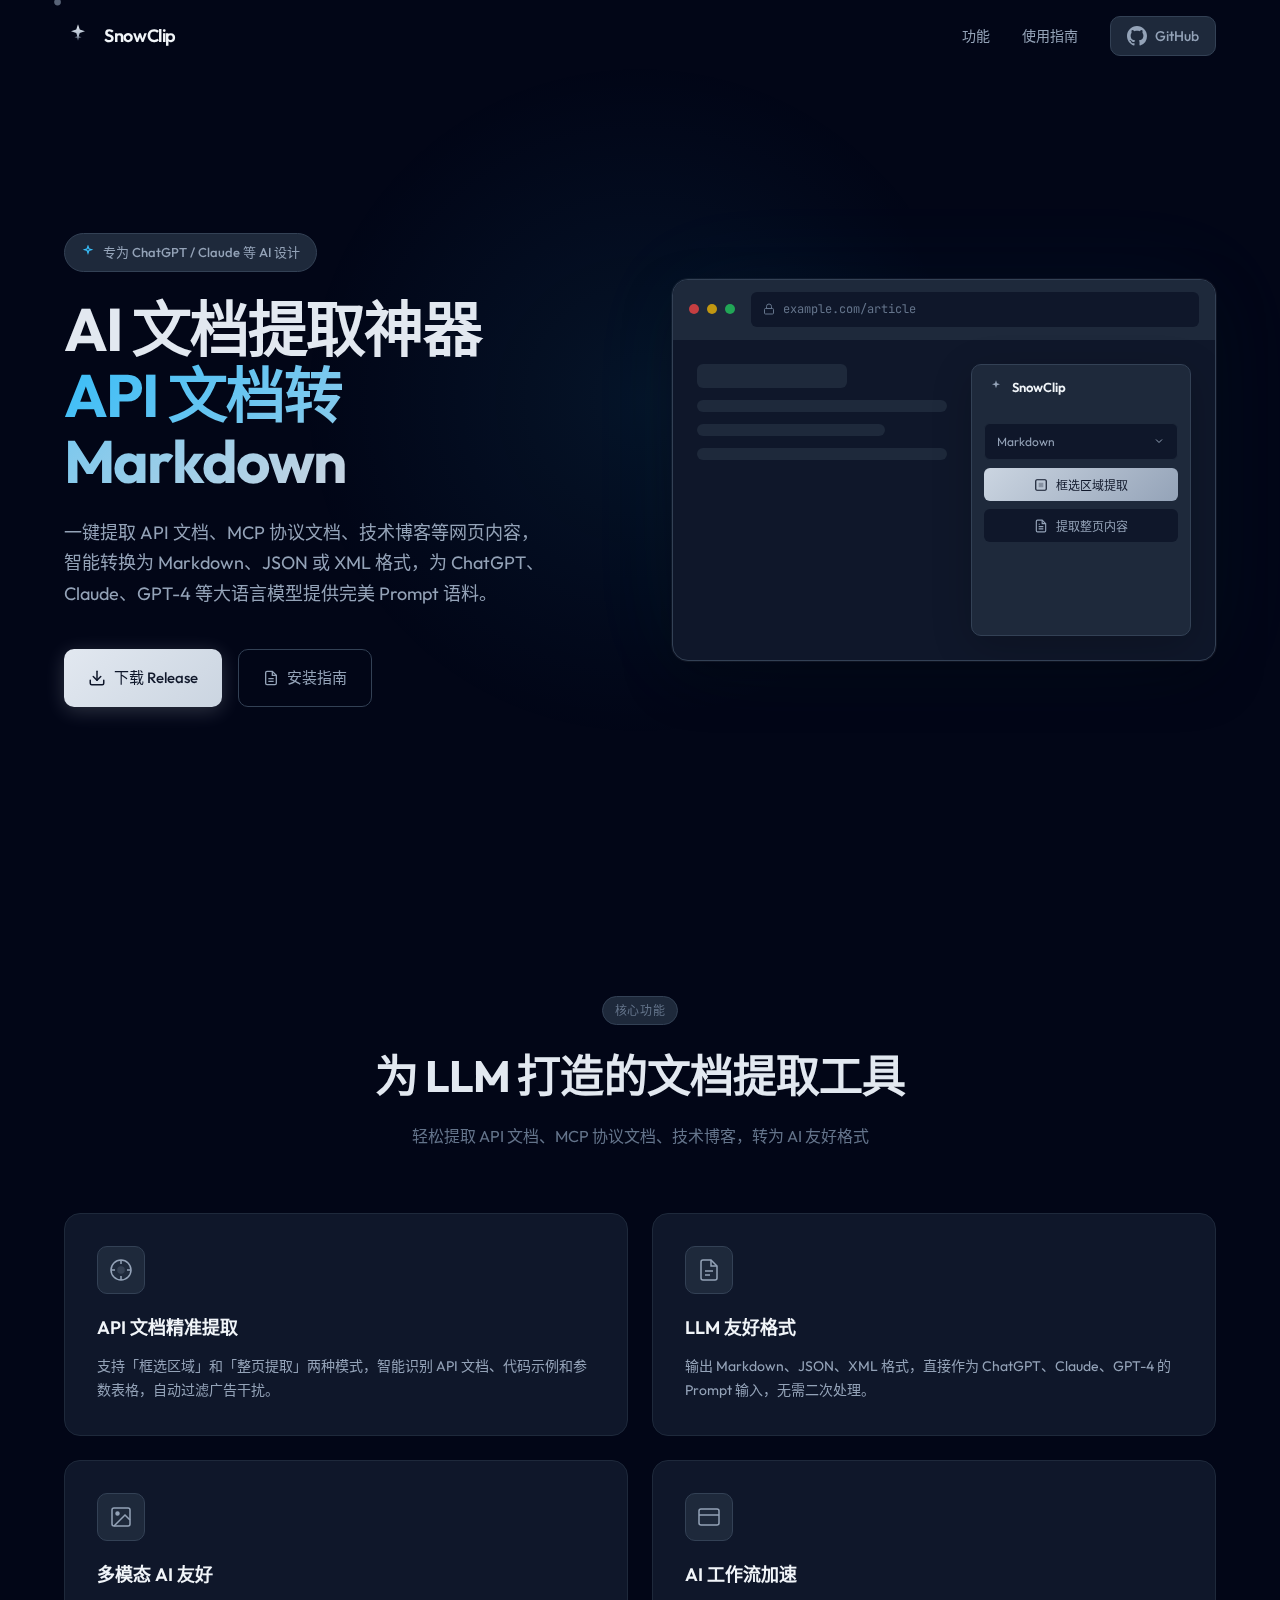
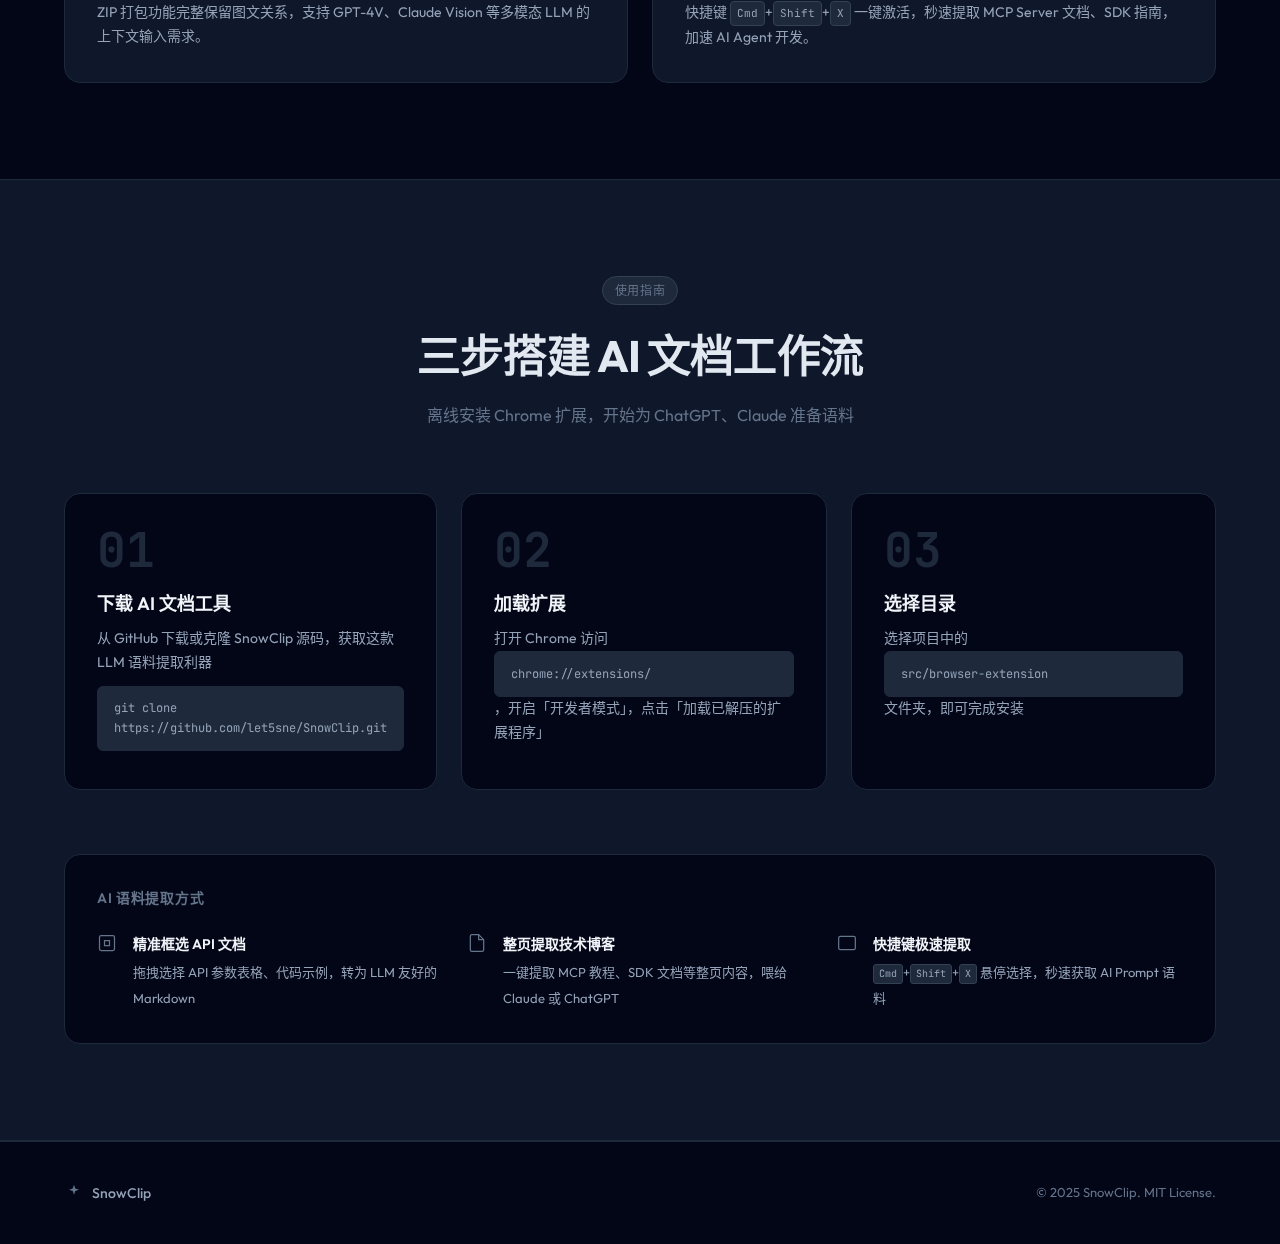
<file: index.html>
<!DOCTYPE html>
<html lang="zh-CN">

<head>
    <meta charset="UTF-8">
    <meta name="viewport" content="width=device-width, initial-scale=1.0">

    <!-- Primary SEO Meta Tags -->
    <title>SnowClip - AI 文档提取工具 | 网页转 Markdown/JSON 为 LLM 提供语料</title>
    <meta name="title" content="SnowClip - AI 文档提取工具 | 网页转 Markdown/JSON 为 LLM 提供语料">
    <meta name="description" content="SnowClip 雪花剪藏是一款 Chrome 浏览器扩展，专为 AI 工作流设计。一键提取 API 文档、技术博客、MCP 协议文档等网页内容，智能转换为 Markdown、JSON、XML 格式，完美适配 ChatGPT、Claude、GPT-4 等大语言模型的 Prompt 输入。">
    <meta name="keywords" content="AI,人工智能,LLM,大语言模型,ChatGPT,Claude,GPT-4,MCP,Model Context Protocol,API文档,技术文档,Markdown,JSON,XML,网页提取,内容剪藏,浏览器扩展,Chrome扩展,Prompt,语料提取,文档转换,网页抓取,Web Scraper,AI工具,开发者工具">
    <meta name="author" content="SnowClip">
    <meta name="robots" content="index, follow">
    <meta name="language" content="Chinese">
    <meta name="theme-color" content="#0f172a">
    <link rel="canonical" href="https://let5sne.github.io/SnowClip/">

    <!-- Open Graph / Facebook -->
    <meta property="og:type" content="website">
    <meta property="og:url" content="https://let5sne.github.io/SnowClip/">
    <meta property="og:title" content="SnowClip - AI 文档提取工具 | 为 LLM 提供完美语料">
    <meta property="og:description" content="专为 AI 工作流设计的 Chrome 扩展。一键提取 API 文档、MCP 协议文档等网页内容，转换为 Markdown/JSON 格式，适配 ChatGPT、Claude 等大模型。">
    <meta property="og:image" content="https://let5sne.github.io/SnowClip/docs/images/preview.png">
    <meta property="og:locale" content="zh_CN">
    <meta property="og:site_name" content="SnowClip 雪花剪藏">

    <!-- Twitter -->
    <meta property="twitter:card" content="summary_large_image">
    <meta property="twitter:url" content="https://let5sne.github.io/SnowClip/">
    <meta property="twitter:title" content="SnowClip - AI 文档提取工具 | 为 LLM 提供完美语料">
    <meta property="twitter:description" content="专为 AI 工作流设计的 Chrome 扩展。一键提取 API 文档、MCP 协议文档等网页内容，转换为 Markdown/JSON 格式。">
    <meta property="twitter:image" content="https://let5sne.github.io/SnowClip/docs/images/preview.png">

    <!-- Structured Data / JSON-LD -->
    <script type="application/ld+json">
    {
        "@context": "https://schema.org",
        "@type": "SoftwareApplication",
        "name": "SnowClip 雪花剪藏",
        "alternateName": "SnowClip",
        "description": "专为 AI 工作流设计的网页内容提取工具，支持将 API 文档、技术博客等转换为 Markdown、JSON、XML 格式，适配 ChatGPT、Claude 等大语言模型",
        "url": "https://let5sne.github.io/SnowClip/",
        "applicationCategory": "DeveloperApplication",
        "operatingSystem": "Chrome",
        "offers": {
            "@type": "Offer",
            "price": "0",
            "priceCurrency": "CNY"
        },
        "featureList": [
            "网页内容提取",
            "Markdown 格式转换",
            "JSON 结构化输出",
            "XML 格式支持",
            "ZIP 图文打包下载",
            "API 文档提取",
            "MCP 协议文档支持",
            "LLM Prompt 语料准备"
        ],
        "keywords": "AI, LLM, ChatGPT, Claude, GPT-4, MCP, API文档, Markdown, 网页提取, Chrome扩展",
        "author": {
            "@type": "Organization",
            "name": "SnowClip"
        },
        "license": "https://opensource.org/licenses/MIT"
    }
    </script>

    <!-- Favicon -->
    <link rel="icon" type="image/svg+xml" href="data:image/svg+xml,%3Csvg xmlns='http://www.w3.org/2000/svg' viewBox='0 0 24 24'%3E%3Cpath fill='%2394a3b8' d='M12 0L13.5 4.5L18 6L13.5 7.5L12 12L10.5 7.5L6 6L10.5 4.5L12 0Z'/%3E%3C/svg%3E">

    <!-- Styles -->
    <link rel="stylesheet" href="styles.css">
    <link rel="preconnect" href="https://fonts.googleapis.com">
    <link rel="preconnect" href="https://fonts.gstatic.com" crossorigin>
    <link href="https://fonts.googleapis.com/css2?family=Outfit:wght@300;400;500;600;700&family=JetBrains+Mono:wght@400;500&display=swap" rel="stylesheet">
</head>

<body>
    <!-- 雪花粒子背景 -->
    <canvas id="snowCanvas"></canvas>

    <nav class="navbar">
        <div class="container nav-container">
            <a href="#" class="logo">
                <svg class="logo-icon" width="28" height="28" viewBox="0 0 24 24" fill="none" xmlns="http://www.w3.org/2000/svg">
                    <path d="M12 2L13.5 6.5L18 8L13.5 9.5L12 14L10.5 9.5L6 8L10.5 6.5L12 2Z" fill="url(#snow-grad)"/>
                    <path d="M12 10L12.75 12.25L15 13L12.75 13.75L12 16L11.25 13.75L9 13L11.25 12.25L12 10Z" fill="url(#snow-grad)" opacity="0.6"/>
                    <defs>
                        <linearGradient id="snow-grad" x1="12" y1="2" x2="12" y2="16" gradientUnits="userSpaceOnUse">
                            <stop stop-color="#e2e8f0"/>
                            <stop offset="1" stop-color="#94a3b8"/>
                        </linearGradient>
                    </defs>
                </svg>
                <span>SnowClip</span>
            </a>
            <div class="nav-links">
                <a href="#features">功能</a>
                <a href="#how-it-works">使用指南</a>
                <a href="https://github.com/let5sne/SnowClip" class="github-link" target="_blank" rel="noopener">
                    <svg width="20" height="20" viewBox="0 0 24 24" fill="currentColor">
                        <path d="M12 0C5.37 0 0 5.37 0 12c0 5.31 3.435 9.795 8.205 11.385.6.105.825-.255.825-.57 0-.285-.015-1.23-.015-2.235-3.015.555-3.795-.735-4.035-1.41-.135-.345-.72-1.41-1.23-1.695-.42-.225-1.02-.78-.015-.795.945-.015 1.62.87 1.845 1.23 1.08 1.815 2.805 1.305 3.495.99.105-.78.42-1.305.765-1.605-2.67-.3-5.46-1.335-5.46-5.925 0-1.305.465-2.385 1.23-3.225-.12-.3-.54-1.53.12-3.18 0 0 1.005-.315 3.3 1.23.96-.27 1.98-.405 3-.405s2.04.135 3 .405c2.295-1.56 3.3-1.23 3.3-1.23.66 1.65.24 2.88.12 3.18.765.84 1.23 1.905 1.23 3.225 0 4.605-2.805 5.625-5.475 5.925.435.375.81 1.095.81 2.22 0 1.605-.015 2.895-.015 3.3 0 .315.225.69.825.57A12.02 12.02 0 0024 12c0-6.63-5.37-12-12-12z"/>
                    </svg>
                    <span>GitHub</span>
                </a>
            </div>
        </div>
    </nav>

    <header class="hero">
        <div class="container hero-container">
            <div class="hero-content">
                <div class="hero-badge">
                    <svg width="14" height="14" viewBox="0 0 24 24" fill="none" stroke="currentColor" stroke-width="2">
                        <path d="M12 2L13.5 6.5L18 8L13.5 9.5L12 14L10.5 9.5L6 8L10.5 6.5L12 2Z"/>
                    </svg>
                    <span>专为 ChatGPT / Claude 等 AI 设计</span>
                </div>
                <h1>AI 文档提取神器<br><span class="highlight">API 文档转 Markdown</span></h1>
                <p class="hero-desc">一键提取 API 文档、MCP 协议文档、技术博客等网页内容，智能转换为 Markdown、JSON 或 XML 格式，为 ChatGPT、Claude、GPT-4 等大语言模型提供完美 Prompt 语料。</p>
                <div class="hero-buttons">
                    <a href="https://github.com/let5sne/SnowClip/releases/latest" class="btn btn-primary" target="_blank" rel="noopener">
                        <svg width="18" height="18" viewBox="0 0 24 24" fill="none" stroke="currentColor" stroke-width="2" stroke-linecap="round" stroke-linejoin="round">
                            <path d="M21 15v4a2 2 0 0 1-2 2H5a2 2 0 0 1-2-2v-4"/>
                            <polyline points="7 10 12 15 17 10"/>
                            <line x1="12" y1="15" x2="12" y2="3"/>
                        </svg>
                        <span>下载 Release</span>
                    </a>
                    <a href="#how-it-works" class="btn btn-secondary">
                        <svg width="16" height="16" viewBox="0 0 24 24" fill="none" stroke="currentColor" stroke-width="2">
                            <path d="M14 2H6a2 2 0 00-2 2v16a2 2 0 002 2h12a2 2 0 002-2V8z"/>
                            <path d="M14 2v6h6M16 13H8M16 17H8"/>
                        </svg>
                        <span>安装指南</span>
                    </a>
                </div>
            </div>
            <div class="hero-visual">
                <div class="browser-mockup">
                    <div class="browser-header">
                        <div class="browser-dots">
                            <span></span><span></span><span></span>
                        </div>
                        <div class="browser-url">
                            <svg width="12" height="12" viewBox="0 0 24 24" fill="none" stroke="currentColor" stroke-width="2">
                                <rect x="3" y="11" width="18" height="11" rx="2" ry="2"/>
                                <path d="M7 11V7a5 5 0 0110 0v4"/>
                            </svg>
                            <span>example.com/article</span>
                        </div>
                    </div>
                    <div class="browser-content">
                        <div class="content-skeleton">
                            <div class="skeleton-title"></div>
                            <div class="skeleton-line"></div>
                            <div class="skeleton-line short"></div>
                            <div class="skeleton-line"></div>
                        </div>
                        <div class="extension-popup">
                            <div class="popup-header">
                                <svg width="16" height="16" viewBox="0 0 24 24" fill="none">
                                    <path d="M12 2L13.5 6.5L18 8L13.5 9.5L12 14L10.5 9.5L6 8L10.5 6.5L12 2Z" fill="#94a3b8"/>
                                </svg>
                                <span>SnowClip</span>
                            </div>
                            <div class="popup-body">
                                <div class="popup-select">
                                    <span>Markdown</span>
                                    <svg width="12" height="12" viewBox="0 0 24 24" fill="none" stroke="currentColor" stroke-width="2">
                                        <path d="M6 9l6 6 6-6"/>
                                    </svg>
                                </div>
                                <button class="popup-btn primary">
                                    <svg width="14" height="14" viewBox="0 0 24 24" fill="none" stroke="currentColor" stroke-width="2">
                                        <rect x="3" y="3" width="18" height="18" rx="2"/>
                                        <path d="M9 9h6v6H9z" fill="currentColor" opacity="0.3"/>
                                    </svg>
                                    框选区域提取
                                </button>
                                <button class="popup-btn">
                                    <svg width="14" height="14" viewBox="0 0 24 24" fill="none" stroke="currentColor" stroke-width="2">
                                        <path d="M14 2H6a2 2 0 00-2 2v16a2 2 0 002 2h12a2 2 0 002-2V8z"/>
                                        <path d="M14 2v6h6M16 13H8M16 17H8M10 9H8"/>
                                    </svg>
                                    提取整页内容
                                </button>
                            </div>
                        </div>
                    </div>
                </div>
            </div>
        </div>
    </header>

    <section id="features" class="features">
        <div class="container">
            <div class="section-header">
                <span class="section-tag">核心功能</span>
                <h2>为 LLM 打造的文档提取工具</h2>
                <p>轻松提取 API 文档、MCP 协议文档、技术博客，转为 AI 友好格式</p>
            </div>
            <div class="feature-grid">
                <div class="feature-card">
                    <div class="feature-icon">
                        <svg width="24" height="24" viewBox="0 0 24 24" fill="none" stroke="currentColor" stroke-width="1.5">
                            <circle cx="12" cy="12" r="10"/>
                            <circle cx="12" cy="12" r="3" fill="currentColor" opacity="0.2"/>
                            <path d="M12 2v4M12 18v4M2 12h4M18 12h4"/>
                        </svg>
                    </div>
                    <h3>API 文档精准提取</h3>
                    <p>支持「框选区域」和「整页提取」两种模式，智能识别 API 文档、代码示例和参数表格，自动过滤广告干扰。</p>
                </div>
                <div class="feature-card">
                    <div class="feature-icon">
                        <svg width="24" height="24" viewBox="0 0 24 24" fill="none" stroke="currentColor" stroke-width="1.5">
                            <path d="M14 2H6a2 2 0 00-2 2v16a2 2 0 002 2h12a2 2 0 002-2V8z"/>
                            <path d="M14 2v6h6"/>
                            <path d="M8 13h8M8 17h5"/>
                        </svg>
                    </div>
                    <h3>LLM 友好格式</h3>
                    <p>输出 Markdown、JSON、XML 格式，直接作为 ChatGPT、Claude、GPT-4 的 Prompt 输入，无需二次处理。</p>
                </div>
                <div class="feature-card">
                    <div class="feature-icon">
                        <svg width="24" height="24" viewBox="0 0 24 24" fill="none" stroke="currentColor" stroke-width="1.5">
                            <rect x="3" y="3" width="18" height="18" rx="2"/>
                            <circle cx="8.5" cy="8.5" r="1.5" fill="currentColor"/>
                            <path d="M21 15l-5-5L5 21"/>
                        </svg>
                    </div>
                    <h3>多模态 AI 友好</h3>
                    <p>ZIP 打包功能完整保留图文关系，支持 GPT-4V、Claude Vision 等多模态 LLM 的上下文输入需求。</p>
                </div>
                <div class="feature-card">
                    <div class="feature-icon">
                        <svg width="24" height="24" viewBox="0 0 24 24" fill="none" stroke="currentColor" stroke-width="1.5">
                            <rect x="2" y="4" width="20" height="16" rx="2"/>
                            <path d="M6 8h.01M9 8h.01"/>
                            <path d="M2 10h20"/>
                        </svg>
                    </div>
                    <h3>AI 工作流加速</h3>
                    <p>快捷键 <kbd>Cmd</kbd>+<kbd>Shift</kbd>+<kbd>X</kbd> 一键激活，秒速提取 MCP Server 文档、SDK 指南，加速 AI Agent 开发。</p>
                </div>
            </div>
        </div>
    </section>

    <section id="how-it-works" class="how-it-works">
        <div class="container">
            <div class="section-header">
                <span class="section-tag">使用指南</span>
                <h2>三步搭建 AI 文档工作流</h2>
                <p>离线安装 Chrome 扩展，开始为 ChatGPT、Claude 准备语料</p>
            </div>
            <div class="steps-grid">
                <div class="step-card">
                    <div class="step-number">01</div>
                    <div class="step-content">
                        <h3>下载 AI 文档工具</h3>
                        <p>从 GitHub 下载或克隆 SnowClip 源码，获取这款 LLM 语料提取利器</p>
                        <code>git clone https://github.com/let5sne/SnowClip.git</code>
                    </div>
                </div>
                <div class="step-card">
                    <div class="step-number">02</div>
                    <div class="step-content">
                        <h3>加载扩展</h3>
                        <p>打开 Chrome 访问 <code>chrome://extensions/</code>，开启「开发者模式」，点击「加载已解压的扩展程序」</p>
                    </div>
                </div>
                <div class="step-card">
                    <div class="step-number">03</div>
                    <div class="step-content">
                        <h3>选择目录</h3>
                        <p>选择项目中的 <code>src/browser-extension</code> 文件夹，即可完成安装</p>
                    </div>
                </div>
            </div>
            <div class="usage-tips">
                <h4>AI 语料提取方式</h4>
                <div class="tips-grid">
                    <div class="tip-item">
                        <svg width="20" height="20" viewBox="0 0 24 24" fill="none" stroke="currentColor" stroke-width="1.5">
                            <rect x="3" y="3" width="18" height="18" rx="2"/>
                            <path d="M9 9h6v6H9z"/>
                        </svg>
                        <div>
                            <strong>精准框选 API 文档</strong>
                            <span>拖拽选择 API 参数表格、代码示例，转为 LLM 友好的 Markdown</span>
                        </div>
                    </div>
                    <div class="tip-item">
                        <svg width="20" height="20" viewBox="0 0 24 24" fill="none" stroke="currentColor" stroke-width="1.5">
                            <path d="M14 2H6a2 2 0 00-2 2v16a2 2 0 002 2h12a2 2 0 002-2V8z"/>
                            <path d="M14 2v6h6"/>
                        </svg>
                        <div>
                            <strong>整页提取技术博客</strong>
                            <span>一键提取 MCP 教程、SDK 文档等整页内容，喂给 Claude 或 ChatGPT</span>
                        </div>
                    </div>
                    <div class="tip-item">
                        <svg width="20" height="20" viewBox="0 0 24 24" fill="none" stroke="currentColor" stroke-width="1.5">
                            <rect x="2" y="4" width="20" height="16" rx="2"/>
                            <path d="M6 8h.01"/>
                        </svg>
                        <div>
                            <strong>快捷键极速提取</strong>
                            <span><kbd>Cmd</kbd>+<kbd>Shift</kbd>+<kbd>X</kbd> 悬停选择，秒速获取 AI Prompt 语料</span>
                        </div>
                    </div>
                </div>
            </div>
        </div>
    </section>

    <footer class="footer">
        <div class="container footer-container">
            <div class="footer-logo">
                <svg width="20" height="20" viewBox="0 0 24 24" fill="none">
                    <path d="M12 2L13.5 6.5L18 8L13.5 9.5L12 14L10.5 9.5L6 8L10.5 6.5L12 2Z" fill="#64748b"/>
                </svg>
                <span>SnowClip</span>
            </div>
            <p>&copy; 2025 SnowClip. MIT License.</p>
        </div>
    </footer>

    <script>
        // 雪花粒子动画
        const canvas = document.getElementById('snowCanvas');
        const ctx = canvas.getContext('2d');

        function resizeCanvas() {
            canvas.width = window.innerWidth;
            canvas.height = window.innerHeight;
        }
        resizeCanvas();
        window.addEventListener('resize', resizeCanvas);

        const snowflakes = [];
        const maxSnowflakes = 50;

        function createSnowflake() {
            return {
                x: Math.random() * canvas.width,
                y: -10,
                size: Math.random() * 3 + 1,
                speed: Math.random() * 0.5 + 0.2,
                opacity: Math.random() * 0.5 + 0.2,
                swing: Math.random() * 2 - 1
            };
        }

        function updateSnowflakes() {
            if (snowflakes.length < maxSnowflakes && Math.random() > 0.95) {
                snowflakes.push(createSnowflake());
            }

            for (let i = snowflakes.length - 1; i >= 0; i--) {
                const flake = snowflakes[i];
                flake.y += flake.speed;
                flake.x += Math.sin(flake.y * 0.01) * flake.swing * 0.3;

                if (flake.y > canvas.height) {
                    snowflakes.splice(i, 1);
                }
            }
        }

        function drawSnowflakes() {
            ctx.clearRect(0, 0, canvas.width, canvas.height);

            snowflakes.forEach(flake => {
                ctx.beginPath();
                ctx.arc(flake.x, flake.y, flake.size, 0, Math.PI * 2);
                ctx.fillStyle = `rgba(148, 163, 184, ${flake.opacity})`;
                ctx.fill();
            });
        }

        function animate() {
            updateSnowflakes();
            drawSnowflakes();
            requestAnimationFrame(animate);
        }
        animate();

        // 导航栏滚动效果
        const navbar = document.querySelector('.navbar');
        window.addEventListener('scroll', () => {
            if (window.scrollY > 50) {
                navbar.classList.add('scrolled');
            } else {
                navbar.classList.remove('scrolled');
            }
        });
    </script>
</body>

</html>
</file>
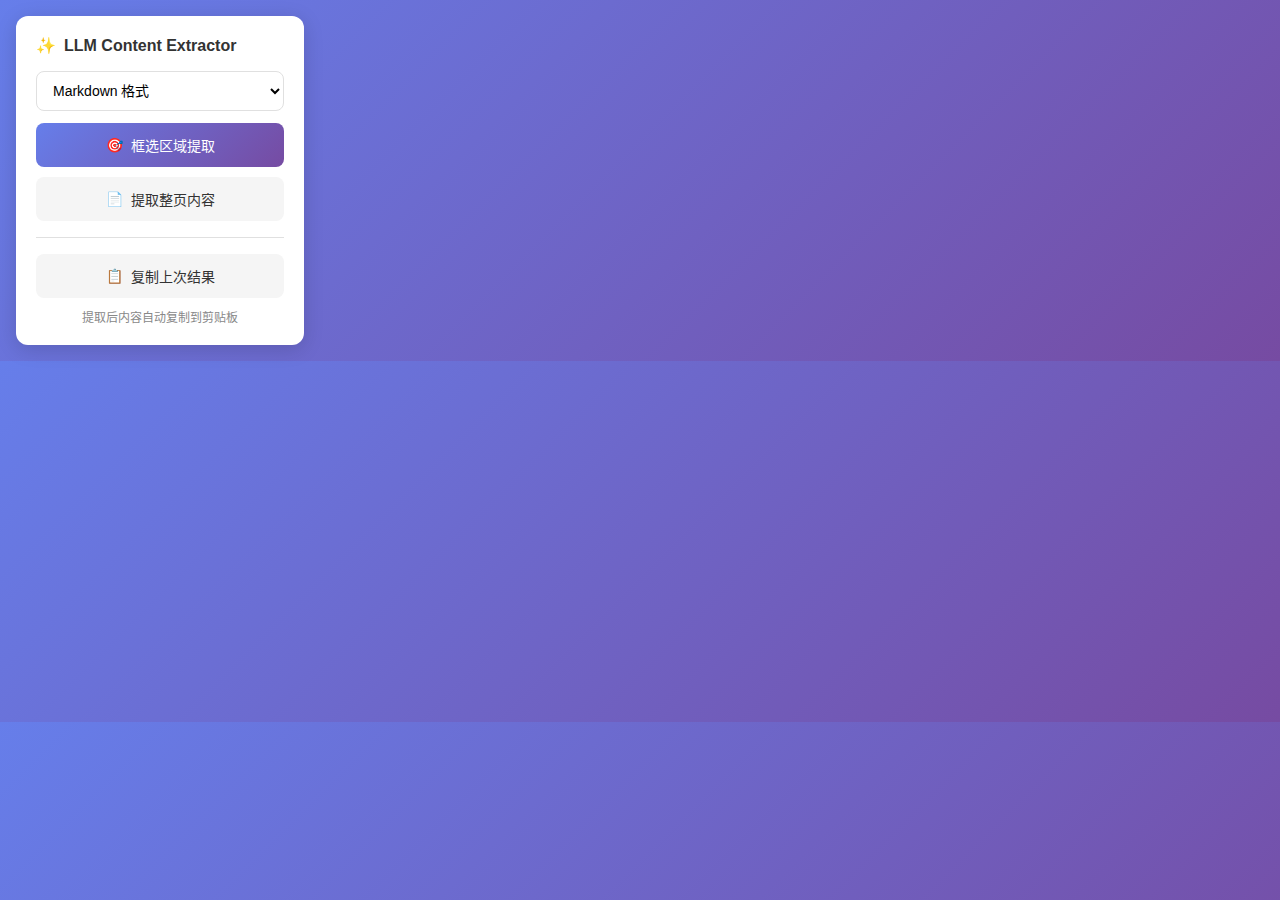
<file: browser-extension/popup.html>
<!DOCTYPE html>
<html lang="zh-CN">
<head>
  <meta charset="UTF-8">
  <meta name="viewport" content="width=device-width, initial-scale=1.0">
  <title>LLM Content Extractor</title>
  <style>
    * {
      margin: 0;
      padding: 0;
      box-sizing: border-box;
    }
    body {
      width: 320px;
      padding: 16px;
      font-family: -apple-system, BlinkMacSystemFont, 'Segoe UI', Roboto, sans-serif;
      background: linear-gradient(135deg, #667eea 0%, #764ba2 100%);
      min-height: 200px;
    }
    .container {
      background: white;
      border-radius: 12px;
      padding: 20px;
      box-shadow: 0 4px 20px rgba(0,0,0,0.15);
    }
    h1 {
      font-size: 16px;
      color: #333;
      margin-bottom: 16px;
      display: flex;
      align-items: center;
      gap: 8px;
    }
    h1::before {
      content: "✨";
    }
    .btn {
      width: 100%;
      padding: 12px 16px;
      border: none;
      border-radius: 8px;
      font-size: 14px;
      font-weight: 500;
      cursor: pointer;
      transition: all 0.2s;
      display: flex;
      align-items: center;
      justify-content: center;
      gap: 8px;
      margin-bottom: 10px;
    }
    .btn:last-child {
      margin-bottom: 0;
    }
    .btn-primary {
      background: linear-gradient(135deg, #667eea 0%, #764ba2 100%);
      color: white;
    }
    .btn-primary:hover {
      transform: translateY(-1px);
      box-shadow: 0 4px 12px rgba(102, 126, 234, 0.4);
    }
    .btn-secondary {
      background: #f5f5f5;
      color: #333;
    }
    .btn-secondary:hover {
      background: #ebebeb;
    }
    .format-select {
      width: 100%;
      padding: 10px 12px;
      border: 1px solid #e0e0e0;
      border-radius: 8px;
      font-size: 14px;
      margin-bottom: 12px;
      background: white;
    }
    .status {
      margin-top: 12px;
      padding: 10px;
      border-radius: 6px;
      font-size: 13px;
      display: none;
    }
    .status.success {
      display: block;
      background: #e8f5e9;
      color: #2e7d32;
    }
    .status.error {
      display: block;
      background: #ffebee;
      color: #c62828;
    }
    .divider {
      height: 1px;
      background: #e0e0e0;
      margin: 16px 0;
    }
    .tip {
      font-size: 12px;
      color: #888;
      text-align: center;
    }
  </style>
</head>
<body>
  <div class="container">
    <h1>LLM Content Extractor</h1>
    
    <select id="formatSelect" class="format-select">
      <option value="markdown">Markdown 格式</option>
      <option value="json">JSON 结构化</option>
      <option value="xml">XML 格式</option>
    </select>
    
    <button id="selectBtn" class="btn btn-primary">
      <span>🎯</span> 框选区域提取
    </button>
    
    <button id="fullPageBtn" class="btn btn-secondary">
      <span>📄</span> 提取整页内容
    </button>
    
    <div class="divider"></div>
    
    <button id="copyLastBtn" class="btn btn-secondary">
      <span>📋</span> 复制上次结果
    </button>
    
    <div id="status" class="status"></div>
    
    <p class="tip">提取后内容自动复制到剪贴板</p>
  </div>
  
  <script src="popup.js"></script>
</body>
</html>
</file>
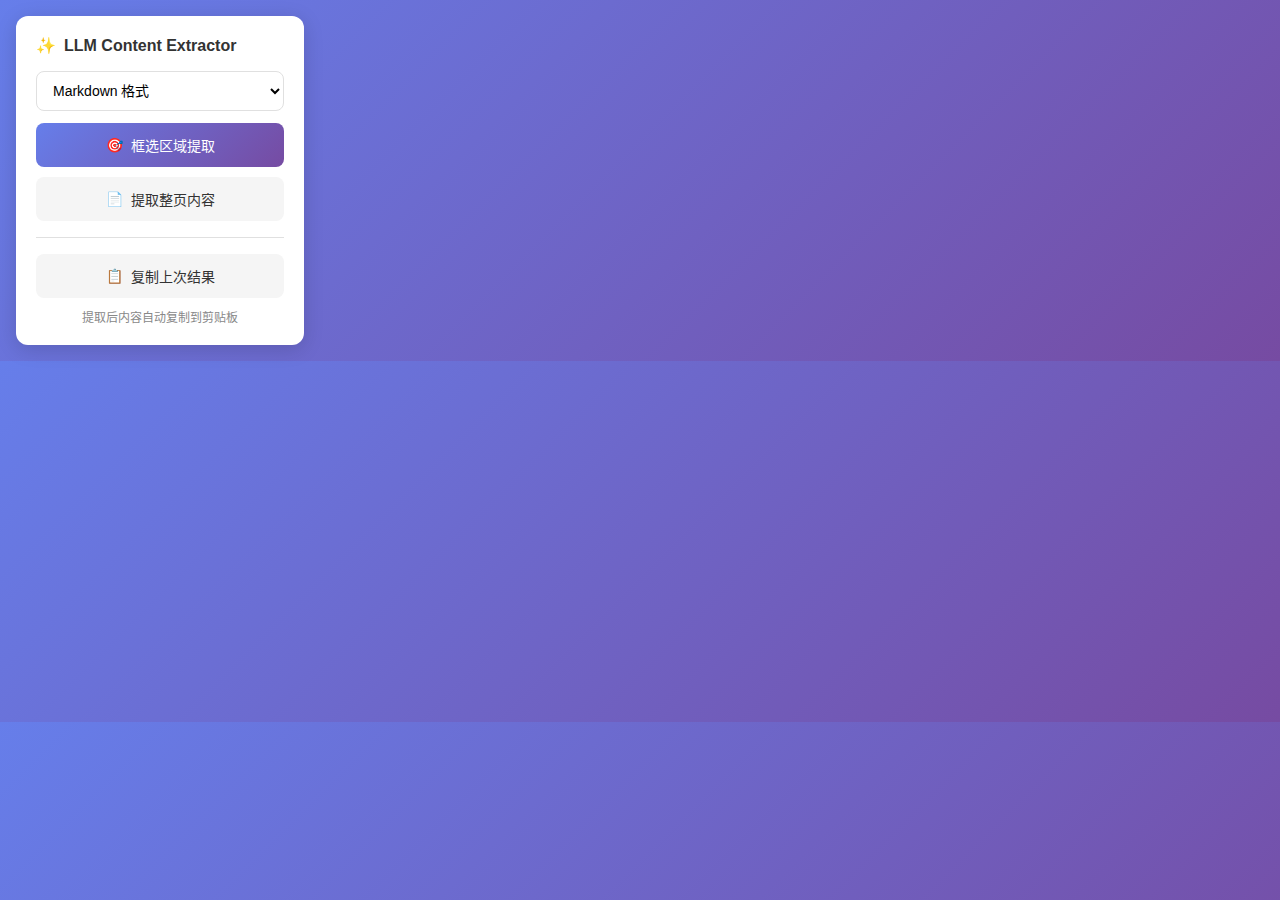
<file: src/browser-extension/popup.html>
<!DOCTYPE html>
<html lang="zh-CN">
<head>
  <meta charset="UTF-8">
  <meta name="viewport" content="width=device-width, initial-scale=1.0">
  <title>LLM Content Extractor</title>
  <style>
    * {
      margin: 0;
      padding: 0;
      box-sizing: border-box;
    }
    body {
      width: 320px;
      padding: 16px;
      font-family: -apple-system, BlinkMacSystemFont, 'Segoe UI', Roboto, sans-serif;
      background: linear-gradient(135deg, #667eea 0%, #764ba2 100%);
      min-height: 200px;
    }
    .container {
      background: white;
      border-radius: 12px;
      padding: 20px;
      box-shadow: 0 4px 20px rgba(0,0,0,0.15);
    }
    h1 {
      font-size: 16px;
      color: #333;
      margin-bottom: 16px;
      display: flex;
      align-items: center;
      gap: 8px;
    }
    h1::before {
      content: "✨";
    }
    .btn {
      width: 100%;
      padding: 12px 16px;
      border: none;
      border-radius: 8px;
      font-size: 14px;
      font-weight: 500;
      cursor: pointer;
      transition: all 0.2s;
      display: flex;
      align-items: center;
      justify-content: center;
      gap: 8px;
      margin-bottom: 10px;
    }
    .btn:last-child {
      margin-bottom: 0;
    }
    .btn-primary {
      background: linear-gradient(135deg, #667eea 0%, #764ba2 100%);
      color: white;
    }
    .btn-primary:hover {
      transform: translateY(-1px);
      box-shadow: 0 4px 12px rgba(102, 126, 234, 0.4);
    }
    .btn-secondary {
      background: #f5f5f5;
      color: #333;
    }
    .btn-secondary:hover {
      background: #ebebeb;
    }
    .format-select {
      width: 100%;
      padding: 10px 12px;
      border: 1px solid #e0e0e0;
      border-radius: 8px;
      font-size: 14px;
      margin-bottom: 12px;
      background: white;
    }
    .status {
      margin-top: 12px;
      padding: 10px;
      border-radius: 6px;
      font-size: 13px;
      display: none;
    }
    .status.success {
      display: block;
      background: #e8f5e9;
      color: #2e7d32;
    }
    .status.error {
      display: block;
      background: #ffebee;
      color: #c62828;
    }
    .divider {
      height: 1px;
      background: #e0e0e0;
      margin: 16px 0;
    }
    .tip {
      font-size: 12px;
      color: #888;
      text-align: center;
    }
  </style>
</head>
<body>
  <div class="container">
    <h1>LLM Content Extractor</h1>
    
    <select id="formatSelect" class="format-select">
      <option value="markdown">Markdown 格式</option>
      <option value="json">JSON 结构化</option>
      <option value="xml">XML 格式</option>
      <option value="zip">ZIP (Markdown + 图)</option>
    </select>
    
    <button id="selectBtn" class="btn btn-primary">
      <span>🎯</span> 框选区域提取
    </button>
    
    <button id="fullPageBtn" class="btn btn-secondary">
      <span>📄</span> 提取整页内容
    </button>
    
    <div class="divider"></div>
    
    <button id="copyLastBtn" class="btn btn-secondary">
      <span>📋</span> 复制上次结果
    </button>
    
    <div id="status" class="status"></div>
    
    <p class="tip">提取后内容自动复制到剪贴板</p>
  </div>
  
  <script src="popup.js"></script>
</body>
</html>
</file>
<file: styles.css>
/* ===== CSS Variables - Nordic Minimal Theme ===== */
:root {
    /* Colors - Cool, icy palette */
    --slate-950: #020617;
    --slate-900: #0f172a;
    --slate-800: #1e293b;
    --slate-700: #334155;
    --slate-600: #475569;
    --slate-500: #64748b;
    --slate-400: #94a3b8;
    --slate-300: #cbd5e1;
    --slate-200: #e2e8f0;
    --slate-100: #f1f5f9;
    --slate-50: #f8fafc;
    --white: #ffffff;

    /* Accent - Ice blue */
    --ice-400: #38bdf8;
    --ice-500: #0ea5e9;
    --ice-600: #0284c7;

    /* Semantic */
    --bg-primary: var(--slate-950);
    --bg-secondary: var(--slate-900);
    --bg-elevated: var(--slate-800);
    --text-primary: var(--slate-100);
    --text-secondary: var(--slate-400);
    --text-muted: var(--slate-500);
    --border: var(--slate-700);
    --border-subtle: var(--slate-800);

    /* Typography */
    --font-sans: 'Outfit', -apple-system, BlinkMacSystemFont, sans-serif;
    --font-mono: 'JetBrains Mono', ui-monospace, monospace;

    /* Spacing */
    --space-1: 4px;
    --space-2: 8px;
    --space-3: 12px;
    --space-4: 16px;
    --space-5: 20px;
    --space-6: 24px;
    --space-8: 32px;
    --space-10: 40px;
    --space-12: 48px;
    --space-16: 64px;
    --space-20: 80px;
    --space-24: 96px;

    /* Radius */
    --radius-sm: 6px;
    --radius-md: 10px;
    --radius-lg: 16px;
    --radius-xl: 24px;

    /* Transitions */
    --ease-out: cubic-bezier(0.16, 1, 0.3, 1);
    --duration-fast: 150ms;
    --duration-normal: 300ms;
    --duration-slow: 500ms;
}

/* ===== Reset & Base ===== */
*, *::before, *::after {
    margin: 0;
    padding: 0;
    box-sizing: border-box;
}

html {
    scroll-behavior: smooth;
}

body {
    font-family: var(--font-sans);
    font-weight: 400;
    line-height: 1.6;
    color: var(--text-primary);
    background: var(--bg-primary);
    -webkit-font-smoothing: antialiased;
    -moz-osx-font-smoothing: grayscale;
    overflow-x: hidden;
}

/* ===== Snow Canvas ===== */
#snowCanvas {
    position: fixed;
    top: 0;
    left: 0;
    width: 100%;
    height: 100%;
    pointer-events: none;
    z-index: 0;
}

/* ===== Layout ===== */
.container {
    max-width: 1200px;
    margin: 0 auto;
    padding: 0 var(--space-6);
    position: relative;
    z-index: 1;
}

/* ===== Navbar ===== */
.navbar {
    position: fixed;
    top: 0;
    left: 0;
    right: 0;
    height: 72px;
    z-index: 100;
    background: transparent;
    transition: all var(--duration-normal) var(--ease-out);
}

.navbar.scrolled {
    background: rgba(15, 23, 42, 0.85);
    backdrop-filter: blur(20px);
    border-bottom: 1px solid var(--border-subtle);
}

.nav-container {
    display: flex;
    justify-content: space-between;
    align-items: center;
    height: 100%;
}

.logo {
    display: flex;
    align-items: center;
    gap: var(--space-3);
    text-decoration: none;
    color: var(--text-primary);
    font-weight: 600;
    font-size: 18px;
    letter-spacing: -0.02em;
}

.logo-icon {
    transition: transform var(--duration-normal) var(--ease-out);
}

.logo:hover .logo-icon {
    transform: rotate(15deg) scale(1.1);
}

.nav-links {
    display: flex;
    align-items: center;
    gap: var(--space-8);
}

.nav-links > a {
    text-decoration: none;
    color: var(--text-secondary);
    font-size: 14px;
    font-weight: 500;
    transition: color var(--duration-fast);
    position: relative;
}

.nav-links > a:hover {
    color: var(--text-primary);
}

.nav-links > a::after {
    content: '';
    position: absolute;
    bottom: -4px;
    left: 0;
    width: 0;
    height: 1px;
    background: var(--slate-400);
    transition: width var(--duration-normal) var(--ease-out);
}

.nav-links > a:hover::after {
    width: 100%;
}

.github-link {
    display: flex;
    align-items: center;
    gap: var(--space-2);
    padding: var(--space-2) var(--space-4);
    border-radius: var(--radius-md);
    background: var(--bg-elevated);
    border: 1px solid var(--border);
    transition: all var(--duration-fast);
}

.github-link:hover {
    background: var(--slate-700);
    border-color: var(--slate-600);
}

.github-link::after {
    display: none;
}

/* ===== Hero Section ===== */
.hero {
    min-height: 100vh;
    padding-top: 120px;
    padding-bottom: var(--space-20);
    display: flex;
    align-items: center;
    position: relative;
    overflow: hidden;
}

.hero::before {
    content: '';
    position: absolute;
    top: 0;
    left: 50%;
    width: 800px;
    height: 800px;
    transform: translateX(-50%);
    background: radial-gradient(circle, rgba(56, 189, 248, 0.08) 0%, transparent 60%);
    pointer-events: none;
}

.hero-container {
    display: grid;
    grid-template-columns: 1fr 1fr;
    gap: var(--space-16);
    align-items: center;
}

.hero-content {
    animation: fadeInUp 0.8s var(--ease-out) both;
}

@keyframes fadeInUp {
    from {
        opacity: 0;
        transform: translateY(30px);
    }
    to {
        opacity: 1;
        transform: translateY(0);
    }
}

.hero-badge {
    display: inline-flex;
    align-items: center;
    gap: var(--space-2);
    padding: var(--space-2) var(--space-4);
    background: var(--bg-elevated);
    border: 1px solid var(--border);
    border-radius: 100px;
    font-size: 13px;
    font-weight: 500;
    color: var(--text-secondary);
    margin-bottom: var(--space-6);
}

.hero-badge svg {
    color: var(--ice-400);
}

.hero h1 {
    font-size: clamp(40px, 5vw, 60px);
    font-weight: 700;
    line-height: 1.1;
    letter-spacing: -0.03em;
    margin-bottom: var(--space-6);
    color: var(--slate-200);
}

.hero h1 .highlight {
    background: linear-gradient(135deg, var(--ice-400) 0%, var(--slate-300) 100%);
    -webkit-background-clip: text;
    -webkit-text-fill-color: transparent;
    background-clip: text;
}

.hero-desc {
    font-size: 18px;
    color: var(--text-secondary);
    max-width: 480px;
    margin-bottom: var(--space-10);
    line-height: 1.7;
}

.hero-buttons {
    display: flex;
    gap: var(--space-4);
}

/* ===== Buttons ===== */
.btn {
    display: inline-flex;
    align-items: center;
    justify-content: center;
    gap: var(--space-2);
    padding: var(--space-4) var(--space-6);
    border-radius: var(--radius-md);
    font-size: 15px;
    font-weight: 500;
    text-decoration: none;
    cursor: pointer;
    border: none;
    transition: all var(--duration-fast);
}

.btn-primary {
    background: linear-gradient(135deg, var(--slate-200) 0%, var(--slate-300) 100%);
    color: var(--slate-900);
    box-shadow: 0 4px 20px rgba(226, 232, 240, 0.2);
}

.btn-primary:hover {
    transform: translateY(-2px);
    box-shadow: 0 8px 30px rgba(226, 232, 240, 0.25);
}

.btn-secondary {
    background: transparent;
    color: var(--text-secondary);
    border: 1px solid var(--border);
}

.btn-secondary:hover {
    background: var(--bg-elevated);
    color: var(--text-primary);
    border-color: var(--slate-600);
}

/* ===== Hero Visual - Browser Mockup ===== */
.hero-visual {
    animation: fadeInUp 0.8s var(--ease-out) 0.2s both;
}

.browser-mockup {
    background: var(--bg-secondary);
    border-radius: var(--radius-lg);
    border: 1px solid var(--border);
    overflow: hidden;
    box-shadow:
        0 0 0 1px rgba(255, 255, 255, 0.05),
        0 20px 50px rgba(0, 0, 0, 0.3),
        0 0 100px rgba(56, 189, 248, 0.05);
}

.browser-header {
    display: flex;
    align-items: center;
    gap: var(--space-4);
    padding: var(--space-3) var(--space-4);
    background: var(--bg-elevated);
    border-bottom: 1px solid var(--border-subtle);
}

.browser-dots {
    display: flex;
    gap: var(--space-2);
}

.browser-dots span {
    width: 10px;
    height: 10px;
    border-radius: 50%;
    background: var(--slate-600);
}

.browser-dots span:first-child { background: #ef4444; opacity: 0.8; }
.browser-dots span:nth-child(2) { background: #eab308; opacity: 0.8; }
.browser-dots span:last-child { background: #22c55e; opacity: 0.8; }

.browser-url {
    flex: 1;
    display: flex;
    align-items: center;
    gap: var(--space-2);
    padding: var(--space-2) var(--space-3);
    background: var(--bg-secondary);
    border-radius: var(--radius-sm);
    font-size: 12px;
    color: var(--text-muted);
    font-family: var(--font-mono);
}

.browser-content {
    padding: var(--space-6);
    min-height: 320px;
    position: relative;
    display: flex;
    gap: var(--space-6);
}

.content-skeleton {
    flex: 1;
    display: flex;
    flex-direction: column;
    gap: var(--space-3);
}

.skeleton-title,
.skeleton-line {
    background: var(--bg-elevated);
    border-radius: var(--radius-sm);
    animation: pulse 2s ease-in-out infinite;
}

.skeleton-title {
    height: 24px;
    width: 60%;
}

.skeleton-line {
    height: 12px;
    width: 100%;
}

.skeleton-line.short {
    width: 75%;
}

@keyframes pulse {
    0%, 100% { opacity: 1; }
    50% { opacity: 0.5; }
}

/* Extension Popup Mockup */
.extension-popup {
    width: 220px;
    background: var(--bg-elevated);
    border-radius: var(--radius-md);
    border: 1px solid var(--border);
    overflow: hidden;
    box-shadow: 0 10px 40px rgba(0, 0, 0, 0.2);
    animation: floatIn 0.6s var(--ease-out) 0.5s both;
}

@keyframes floatIn {
    from {
        opacity: 0;
        transform: translateY(20px) scale(0.95);
    }
    to {
        opacity: 1;
        transform: translateY(0) scale(1);
    }
}

.popup-header {
    display: flex;
    align-items: center;
    gap: var(--space-2);
    padding: var(--space-3) var(--space-4);
    border-bottom: 1px solid var(--border-subtle);
    font-size: 13px;
    font-weight: 600;
    color: var(--text-primary);
}

.popup-body {
    padding: var(--space-3);
    display: flex;
    flex-direction: column;
    gap: var(--space-2);
}

.popup-select {
    display: flex;
    align-items: center;
    justify-content: space-between;
    padding: var(--space-2) var(--space-3);
    background: var(--bg-secondary);
    border: 1px solid var(--border-subtle);
    border-radius: var(--radius-sm);
    font-size: 12px;
    color: var(--text-secondary);
}

.popup-btn {
    display: flex;
    align-items: center;
    justify-content: center;
    gap: var(--space-2);
    padding: var(--space-2) var(--space-3);
    border-radius: var(--radius-sm);
    font-size: 12px;
    font-weight: 500;
    border: none;
    cursor: pointer;
    background: var(--bg-secondary);
    color: var(--text-secondary);
    transition: all var(--duration-fast);
}

.popup-btn.primary {
    background: linear-gradient(135deg, var(--slate-300) 0%, var(--slate-400) 100%);
    color: var(--slate-900);
}

.popup-btn:hover {
    transform: scale(1.02);
}

/* ===== Section Headers ===== */
.section-header {
    text-align: center;
    margin-bottom: var(--space-16);
}

.section-tag {
    display: inline-block;
    padding: var(--space-1) var(--space-3);
    background: var(--bg-elevated);
    border: 1px solid var(--border);
    border-radius: 100px;
    font-size: 12px;
    font-weight: 500;
    color: var(--text-muted);
    text-transform: uppercase;
    letter-spacing: 0.05em;
    margin-bottom: var(--space-4);
}

.section-header h2 {
    font-size: clamp(32px, 4vw, 44px);
    font-weight: 700;
    letter-spacing: -0.02em;
    color: var(--slate-200);
    margin-bottom: var(--space-3);
}

.section-header p {
    font-size: 16px;
    color: var(--text-muted);
}

/* ===== Features Section ===== */
.features {
    padding: var(--space-24) 0;
    position: relative;
}

.feature-grid {
    display: grid;
    grid-template-columns: repeat(2, 1fr);
    gap: var(--space-6);
}

.feature-card {
    padding: var(--space-8);
    background: var(--bg-secondary);
    border: 1px solid var(--border-subtle);
    border-radius: var(--radius-lg);
    transition: all var(--duration-normal) var(--ease-out);
}

.feature-card:hover {
    border-color: var(--border);
    transform: translateY(-4px);
    box-shadow: 0 20px 40px rgba(0, 0, 0, 0.15);
}

.feature-icon {
    display: flex;
    align-items: center;
    justify-content: center;
    width: 48px;
    height: 48px;
    background: var(--bg-elevated);
    border: 1px solid var(--border);
    border-radius: var(--radius-md);
    color: var(--slate-400);
    margin-bottom: var(--space-5);
}

.feature-card h3 {
    font-size: 18px;
    font-weight: 600;
    color: var(--text-primary);
    margin-bottom: var(--space-3);
}

.feature-card p {
    font-size: 14px;
    color: var(--text-secondary);
    line-height: 1.7;
}

.feature-card kbd {
    display: inline-block;
    padding: 2px 6px;
    background: var(--bg-elevated);
    border: 1px solid var(--border);
    border-radius: 4px;
    font-family: var(--font-mono);
    font-size: 11px;
    color: var(--text-secondary);
}

/* ===== How It Works Section ===== */
.how-it-works {
    padding: var(--space-24) 0;
    background: var(--bg-secondary);
    border-top: 1px solid var(--border-subtle);
    border-bottom: 1px solid var(--border-subtle);
}

.steps-grid {
    display: grid;
    grid-template-columns: repeat(3, 1fr);
    gap: var(--space-6);
    margin-bottom: var(--space-16);
}

.step-card {
    padding: var(--space-8);
    background: var(--bg-primary);
    border: 1px solid var(--border-subtle);
    border-radius: var(--radius-lg);
    position: relative;
}

.step-number {
    font-size: 48px;
    font-weight: 700;
    color: var(--slate-800);
    line-height: 1;
    margin-bottom: var(--space-4);
    font-family: var(--font-mono);
}

.step-content h3 {
    font-size: 18px;
    font-weight: 600;
    color: var(--text-primary);
    margin-bottom: var(--space-2);
}

.step-content p {
    font-size: 14px;
    color: var(--text-secondary);
    line-height: 1.7;
    margin-bottom: var(--space-3);
}

.step-content code {
    display: block;
    padding: var(--space-3) var(--space-4);
    background: var(--bg-elevated);
    border: 1px solid var(--border-subtle);
    border-radius: var(--radius-sm);
    font-family: var(--font-mono);
    font-size: 12px;
    color: var(--slate-400);
    overflow-x: auto;
}

/* Usage Tips */
.usage-tips {
    background: var(--bg-primary);
    border: 1px solid var(--border-subtle);
    border-radius: var(--radius-lg);
    padding: var(--space-8);
}

.usage-tips h4 {
    font-size: 14px;
    font-weight: 600;
    color: var(--text-muted);
    text-transform: uppercase;
    letter-spacing: 0.05em;
    margin-bottom: var(--space-6);
}

.tips-grid {
    display: grid;
    grid-template-columns: repeat(3, 1fr);
    gap: var(--space-6);
}

.tip-item {
    display: flex;
    gap: var(--space-4);
    align-items: flex-start;
}

.tip-item svg {
    flex-shrink: 0;
    color: var(--slate-500);
}

.tip-item strong {
    display: block;
    font-size: 14px;
    font-weight: 600;
    color: var(--text-primary);
    margin-bottom: var(--space-1);
}

.tip-item span {
    font-size: 13px;
    color: var(--text-secondary);
    line-height: 1.6;
}

.tip-item kbd {
    display: inline-block;
    padding: 1px 5px;
    background: var(--bg-elevated);
    border: 1px solid var(--border);
    border-radius: 3px;
    font-family: var(--font-mono);
    font-size: 10px;
    color: var(--text-secondary);
}

/* ===== Footer ===== */
.footer {
    padding: var(--space-10) 0;
    border-top: 1px solid var(--border-subtle);
}

.footer-container {
    display: flex;
    align-items: center;
    justify-content: space-between;
}

.footer-logo {
    display: flex;
    align-items: center;
    gap: var(--space-2);
    font-size: 14px;
    font-weight: 500;
    color: var(--text-secondary);
}

.footer p {
    font-size: 13px;
    color: var(--text-muted);
}

/* ===== Responsive ===== */
@media (max-width: 1024px) {
    .hero-container {
        grid-template-columns: 1fr;
        text-align: center;
    }

    .hero-desc {
        margin-left: auto;
        margin-right: auto;
    }

    .hero-buttons {
        justify-content: center;
    }

    .hero-visual {
        display: none;
    }

    .feature-grid {
        grid-template-columns: 1fr;
    }

    .steps-grid {
        grid-template-columns: 1fr;
    }

    .tips-grid {
        grid-template-columns: 1fr;
    }
}

@media (max-width: 768px) {
    .nav-links > a:not(.github-link) {
        display: none;
    }

    .hero h1 {
        font-size: 32px;
    }

    .hero-desc {
        font-size: 16px;
    }

    .hero-buttons {
        flex-direction: column;
        align-items: center;
    }

    .footer-container {
        flex-direction: column;
        gap: var(--space-4);
        text-align: center;
    }
}
</file>
